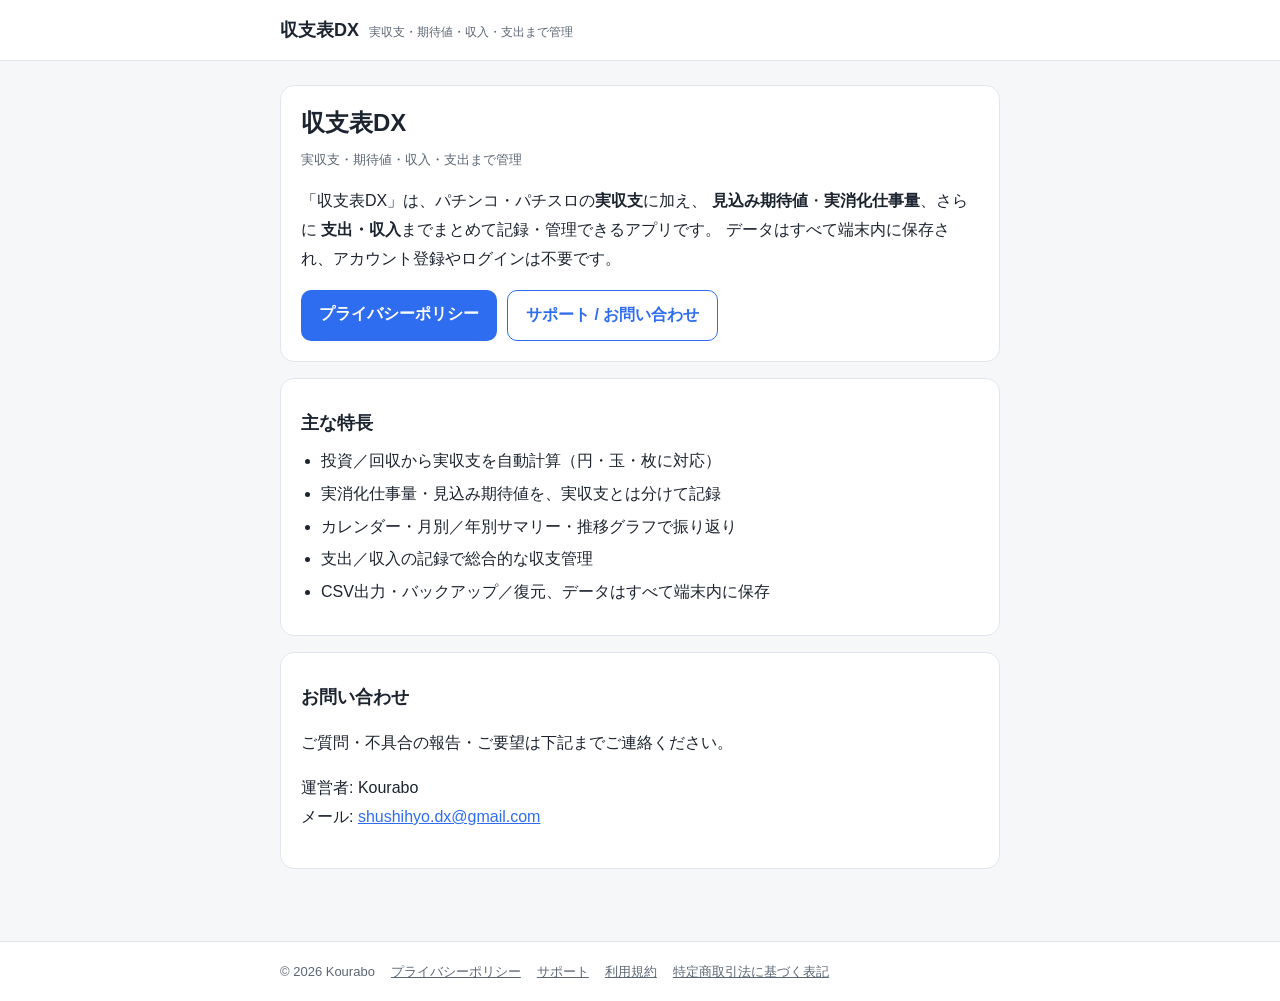
<file: index.html>
<!DOCTYPE html>
<html lang="ja">
<head>
  <meta charset="UTF-8">
  <meta name="viewport" content="width=device-width, initial-scale=1">
  <title>収支表DX</title>
  <meta name="description" content="収支表DX — 実収支・期待値・収入・支出まで管理。パチンコ・パチスロの収支管理アプリの公式サイト（プライバシーポリシー／サポート）。">
  <link rel="stylesheet" href="style.css">
</head>
<body>
  <header class="site-header">
    <div class="inner">
      <a class="brand" href="index.html">収支表DX</a>
      <span class="tagline">実収支・期待値・収入・支出まで管理</span>
    </div>
  </header>

  <main>
    <div class="card">
      <h1>収支表DX</h1>
      <p class="meta">実収支・期待値・収入・支出まで管理</p>
      <p>
        「収支表DX」は、パチンコ・パチスロの<strong>実収支</strong>に加え、
        <strong>見込み期待値</strong>・<strong>実消化仕事量</strong>、さらに
        <strong>支出・収入</strong>までまとめて記録・管理できるアプリです。
        データはすべて端末内に保存され、アカウント登録やログインは不要です。
      </p>
      <div class="btnrow">
        <a class="btn" href="privacy.html">プライバシーポリシー</a>
        <a class="btn secondary" href="support.html">サポート / お問い合わせ</a>
      </div>
    </div>

    <div class="card">
      <h2>主な特長</h2>
      <ul>
        <li>投資／回収から実収支を自動計算（円・玉・枚に対応）</li>
        <li>実消化仕事量・見込み期待値を、実収支とは分けて記録</li>
        <li>カレンダー・月別／年別サマリー・推移グラフで振り返り</li>
        <li>支出／収入の記録で総合的な収支管理</li>
        <li>CSV出力・バックアップ／復元、データはすべて端末内に保存</li>
      </ul>
    </div>

    <div class="card">
      <h2>お問い合わせ</h2>
      <p>ご質問・不具合の報告・ご要望は下記までご連絡ください。</p>
      <p>運営者: Kourabo<br>
        メール: <a href="mailto:shushihyo.dx@gmail.com">shushihyo.dx@gmail.com</a></p>
    </div>
  </main>

  <footer class="site-footer">
    <div class="inner">
      <span>© 2026 Kourabo</span>
      <a href="privacy.html">プライバシーポリシー</a>
      <a href="support.html">サポート</a>
      <a href="terms.html">利用規約</a>
      <a href="tokushoho.html">特定商取引法に基づく表記</a>
    </div>
  </footer>
</body>
</html>
</file>
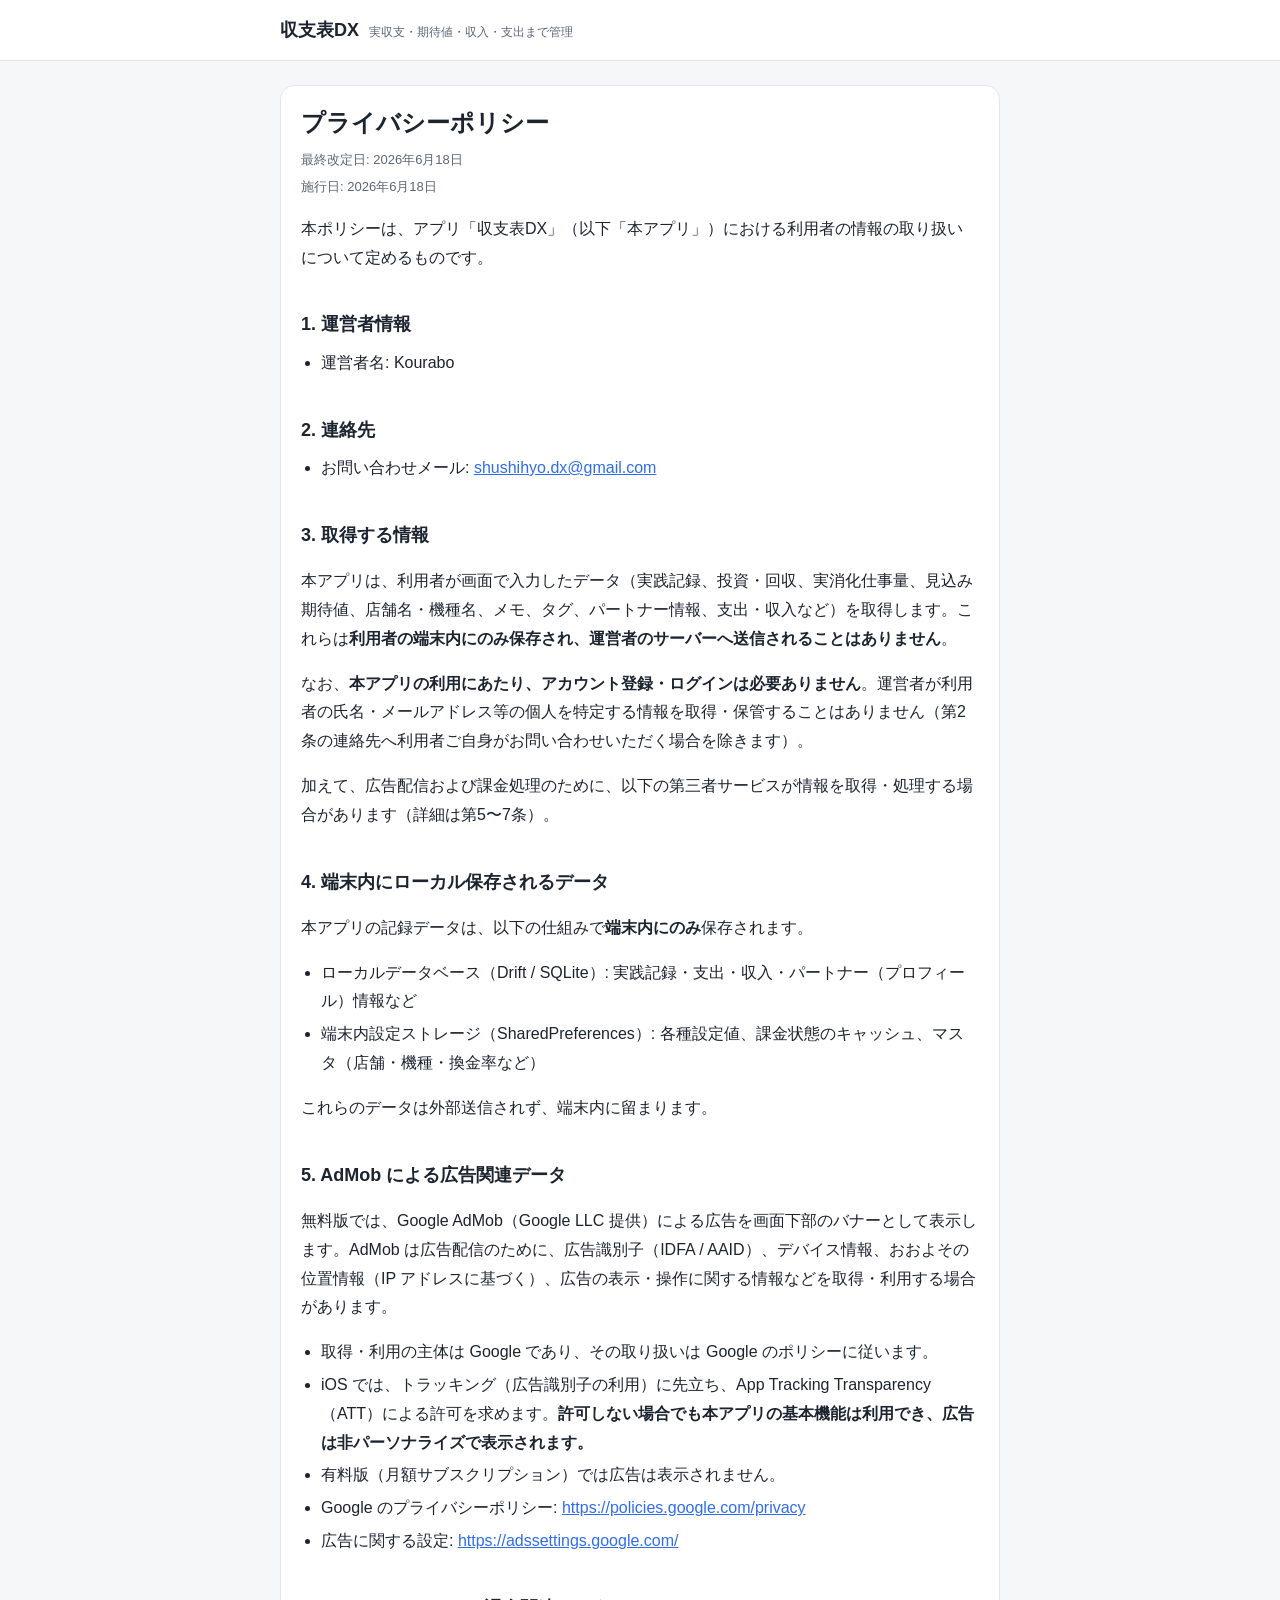
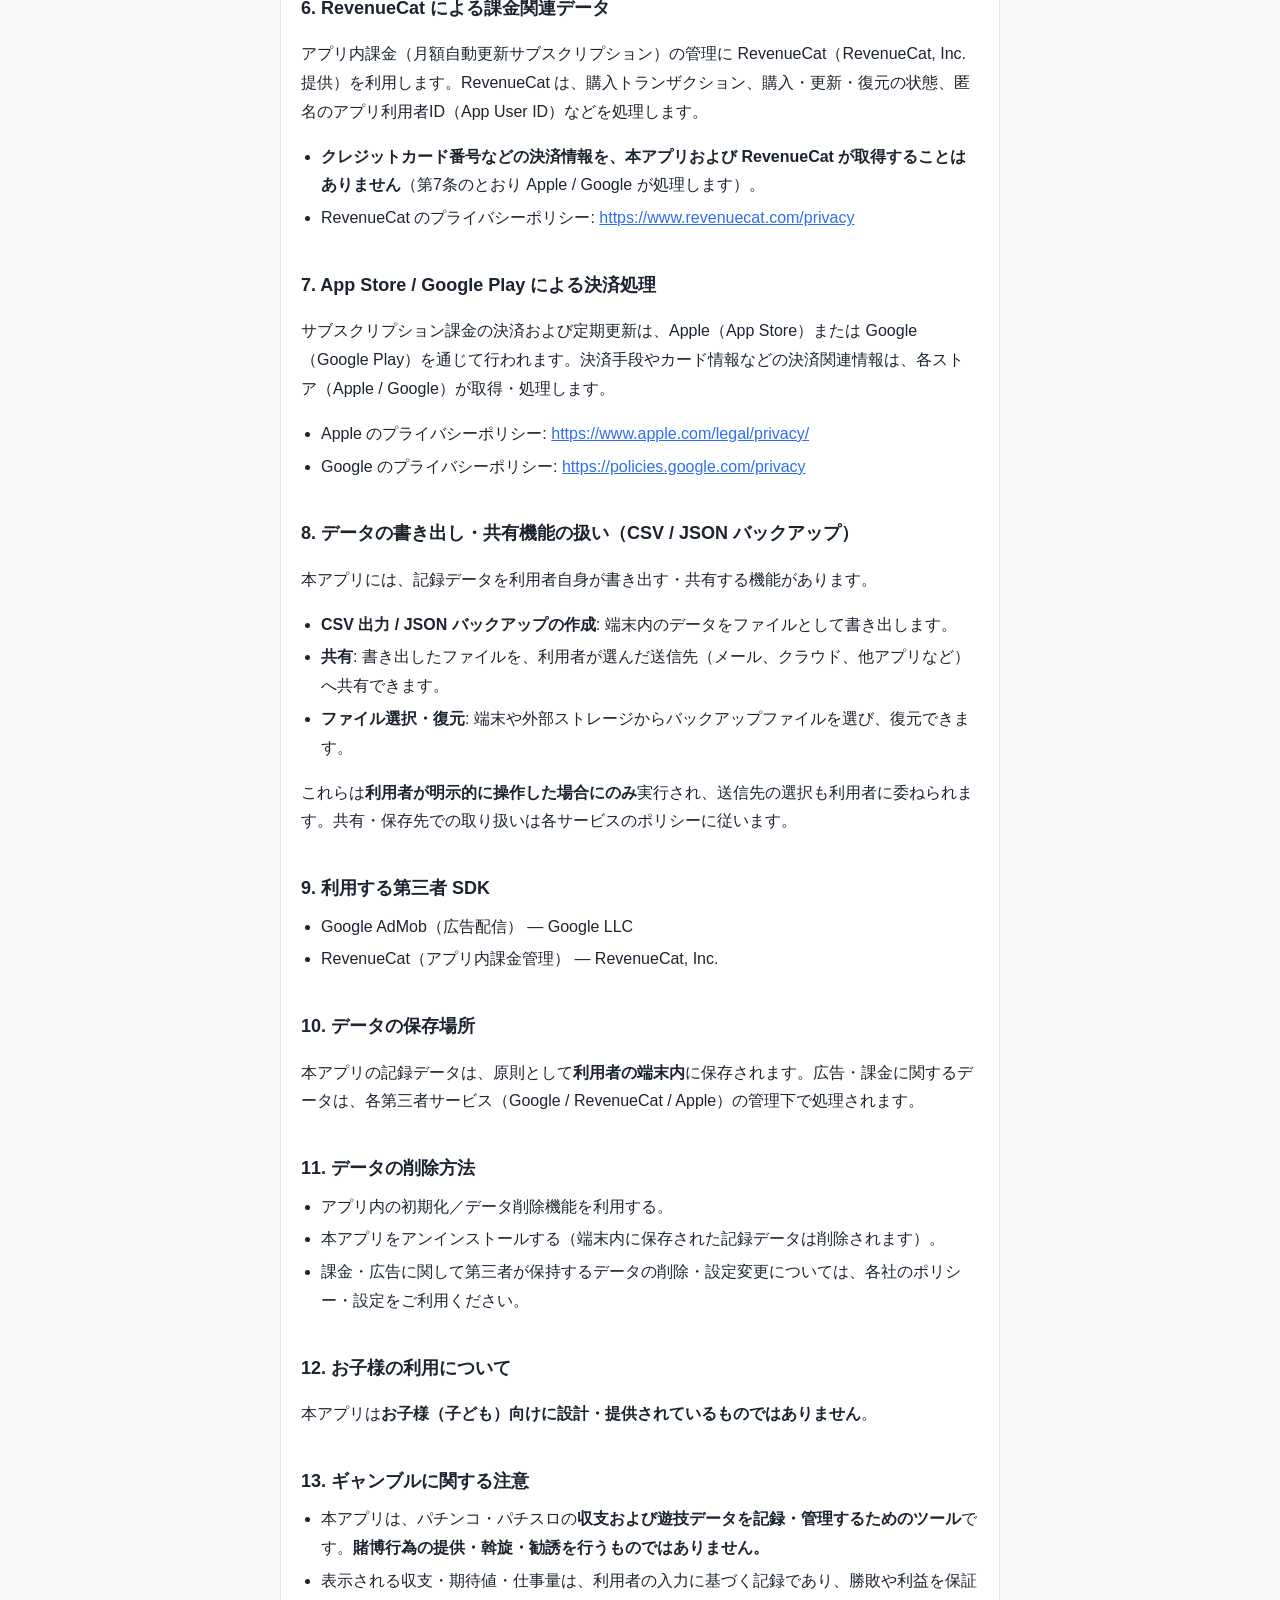
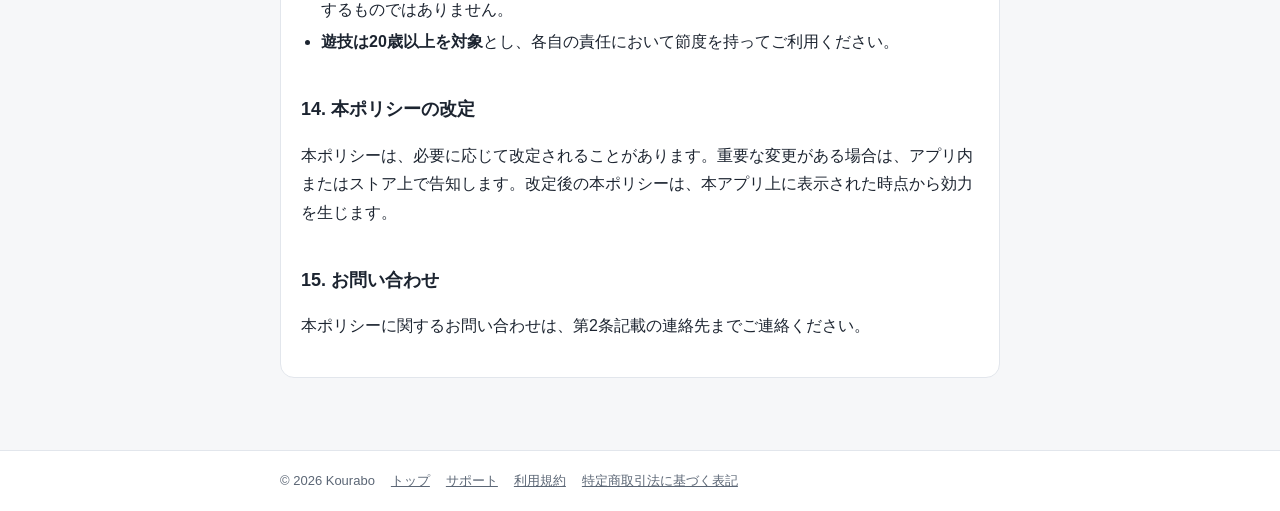
<file: privacy.html>
<!DOCTYPE html>
<html lang="ja">
<head>
  <meta charset="UTF-8">
  <meta name="viewport" content="width=device-width, initial-scale=1">
  <title>プライバシーポリシー｜収支表DX</title>
  <meta name="description" content="収支表DX のプライバシーポリシー。取得する情報、端末内保存、AdMob・RevenueCat・決済・データ削除について。">
  <link rel="stylesheet" href="style.css">
</head>
<body>
  <header class="site-header">
    <div class="inner">
      <a class="brand" href="index.html">収支表DX</a>
      <span class="tagline">実収支・期待値・収入・支出まで管理</span>
    </div>
  </header>

  <main>
    <div class="card">
      <h1>プライバシーポリシー</h1>
      <p class="meta">最終改定日: 2026年6月18日</p>
      <p class="meta">施行日: 2026年6月18日</p>
      <p>本ポリシーは、アプリ「収支表DX」（以下「本アプリ」）における利用者の情報の取り扱いについて定めるものです。</p>

      <h2>1. 運営者情報</h2>
      <ul>
        <li>運営者名: Kourabo</li>
      </ul>

      <h2>2. 連絡先</h2>
      <ul>
        <li>お問い合わせメール: <a href="mailto:shushihyo.dx@gmail.com">shushihyo.dx@gmail.com</a></li>
      </ul>

      <h2>3. 取得する情報</h2>
      <p>本アプリは、利用者が画面で入力したデータ（実践記録、投資・回収、実消化仕事量、見込み期待値、店舗名・機種名、メモ、タグ、パートナー情報、支出・収入など）を取得します。これらは<strong>利用者の端末内にのみ保存され、運営者のサーバーへ送信されることはありません</strong>。</p>
      <p>なお、<strong>本アプリの利用にあたり、アカウント登録・ログインは必要ありません</strong>。運営者が利用者の氏名・メールアドレス等の個人を特定する情報を取得・保管することはありません（第2条の連絡先へ利用者ご自身がお問い合わせいただく場合を除きます）。</p>
      <p>加えて、広告配信および課金処理のために、以下の第三者サービスが情報を取得・処理する場合があります（詳細は第5〜7条）。</p>

      <h2>4. 端末内にローカル保存されるデータ</h2>
      <p>本アプリの記録データは、以下の仕組みで<strong>端末内にのみ</strong>保存されます。</p>
      <ul>
        <li>ローカルデータベース（Drift / SQLite）: 実践記録・支出・収入・パートナー（プロフィール）情報など</li>
        <li>端末内設定ストレージ（SharedPreferences）: 各種設定値、課金状態のキャッシュ、マスタ（店舗・機種・換金率など）</li>
      </ul>
      <p>これらのデータは外部送信されず、端末内に留まります。</p>

      <h2>5. AdMob による広告関連データ</h2>
      <p>無料版では、Google AdMob（Google LLC 提供）による広告を画面下部のバナーとして表示します。AdMob は広告配信のために、広告識別子（IDFA / AAID）、デバイス情報、おおよその位置情報（IP アドレスに基づく）、広告の表示・操作に関する情報などを取得・利用する場合があります。</p>
      <ul>
        <li>取得・利用の主体は Google であり、その取り扱いは Google のポリシーに従います。</li>
        <li>iOS では、トラッキング（広告識別子の利用）に先立ち、App Tracking Transparency（ATT）による許可を求めます。<strong>許可しない場合でも本アプリの基本機能は利用でき、広告は非パーソナライズで表示されます。</strong></li>
        <li>有料版（月額サブスクリプション）では広告は表示されません。</li>
        <li>Google のプライバシーポリシー: <a href="https://policies.google.com/privacy" target="_blank" rel="noopener">https://policies.google.com/privacy</a></li>
        <li>広告に関する設定: <a href="https://adssettings.google.com/" target="_blank" rel="noopener">https://adssettings.google.com/</a></li>
      </ul>

      <h2>6. RevenueCat による課金関連データ</h2>
      <p>アプリ内課金（月額自動更新サブスクリプション）の管理に RevenueCat（RevenueCat, Inc. 提供）を利用します。RevenueCat は、購入トランザクション、購入・更新・復元の状態、匿名のアプリ利用者ID（App User ID）などを処理します。</p>
      <ul>
        <li><strong>クレジットカード番号などの決済情報を、本アプリおよび RevenueCat が取得することはありません</strong>（第7条のとおり Apple / Google が処理します）。</li>
        <li>RevenueCat のプライバシーポリシー: <a href="https://www.revenuecat.com/privacy" target="_blank" rel="noopener">https://www.revenuecat.com/privacy</a></li>
      </ul>

      <h2>7. App Store / Google Play による決済処理</h2>
      <p>サブスクリプション課金の決済および定期更新は、Apple（App Store）または Google（Google Play）を通じて行われます。決済手段やカード情報などの決済関連情報は、各ストア（Apple / Google）が取得・処理します。</p>
      <ul>
        <li>Apple のプライバシーポリシー: <a href="https://www.apple.com/legal/privacy/" target="_blank" rel="noopener">https://www.apple.com/legal/privacy/</a></li>
        <li>Google のプライバシーポリシー: <a href="https://policies.google.com/privacy" target="_blank" rel="noopener">https://policies.google.com/privacy</a></li>
      </ul>

      <h2>8. データの書き出し・共有機能の扱い（CSV / JSON バックアップ）</h2>
      <p>本アプリには、記録データを利用者自身が書き出す・共有する機能があります。</p>
      <ul>
        <li><strong>CSV 出力 / JSON バックアップの作成</strong>: 端末内のデータをファイルとして書き出します。</li>
        <li><strong>共有</strong>: 書き出したファイルを、利用者が選んだ送信先（メール、クラウド、他アプリなど）へ共有できます。</li>
        <li><strong>ファイル選択・復元</strong>: 端末や外部ストレージからバックアップファイルを選び、復元できます。</li>
      </ul>
      <p>これらは<strong>利用者が明示的に操作した場合にのみ</strong>実行され、送信先の選択も利用者に委ねられます。共有・保存先での取り扱いは各サービスのポリシーに従います。</p>

      <h2>9. 利用する第三者 SDK</h2>
      <ul>
        <li>Google AdMob（広告配信） — Google LLC</li>
        <li>RevenueCat（アプリ内課金管理） — RevenueCat, Inc.</li>
      </ul>

      <h2>10. データの保存場所</h2>
      <p>本アプリの記録データは、原則として<strong>利用者の端末内</strong>に保存されます。広告・課金に関するデータは、各第三者サービス（Google / RevenueCat / Apple）の管理下で処理されます。</p>

      <h2>11. データの削除方法</h2>
      <ul>
        <li>アプリ内の初期化／データ削除機能を利用する。</li>
        <li>本アプリをアンインストールする（端末内に保存された記録データは削除されます）。</li>
        <li>課金・広告に関して第三者が保持するデータの削除・設定変更については、各社のポリシー・設定をご利用ください。</li>
      </ul>

      <h2>12. お子様の利用について</h2>
      <p>本アプリは<strong>お子様（子ども）向けに設計・提供されているものではありません</strong>。</p>

      <h2>13. ギャンブルに関する注意</h2>
      <ul>
        <li>本アプリは、パチンコ・パチスロの<strong>収支および遊技データを記録・管理するためのツール</strong>です。<strong>賭博行為の提供・斡旋・勧誘を行うものではありません。</strong></li>
        <li>表示される収支・期待値・仕事量は、利用者の入力に基づく記録であり、勝敗や利益を保証するものではありません。</li>
        <li><strong>遊技は20歳以上を対象</strong>とし、各自の責任において節度を持ってご利用ください。</li>
      </ul>

      <h2>14. 本ポリシーの改定</h2>
      <p>本ポリシーは、必要に応じて改定されることがあります。重要な変更がある場合は、アプリ内またはストア上で告知します。改定後の本ポリシーは、本アプリ上に表示された時点から効力を生じます。</p>

      <h2>15. お問い合わせ</h2>
      <p>本ポリシーに関するお問い合わせは、第2条記載の連絡先までご連絡ください。</p>
    </div>
  </main>

  <footer class="site-footer">
    <div class="inner">
      <span>© 2026 Kourabo</span>
      <a href="index.html">トップ</a>
      <a href="support.html">サポート</a>
      <a href="terms.html">利用規約</a>
      <a href="tokushoho.html">特定商取引法に基づく表記</a>
    </div>
  </footer>
</body>
</html>
</file>
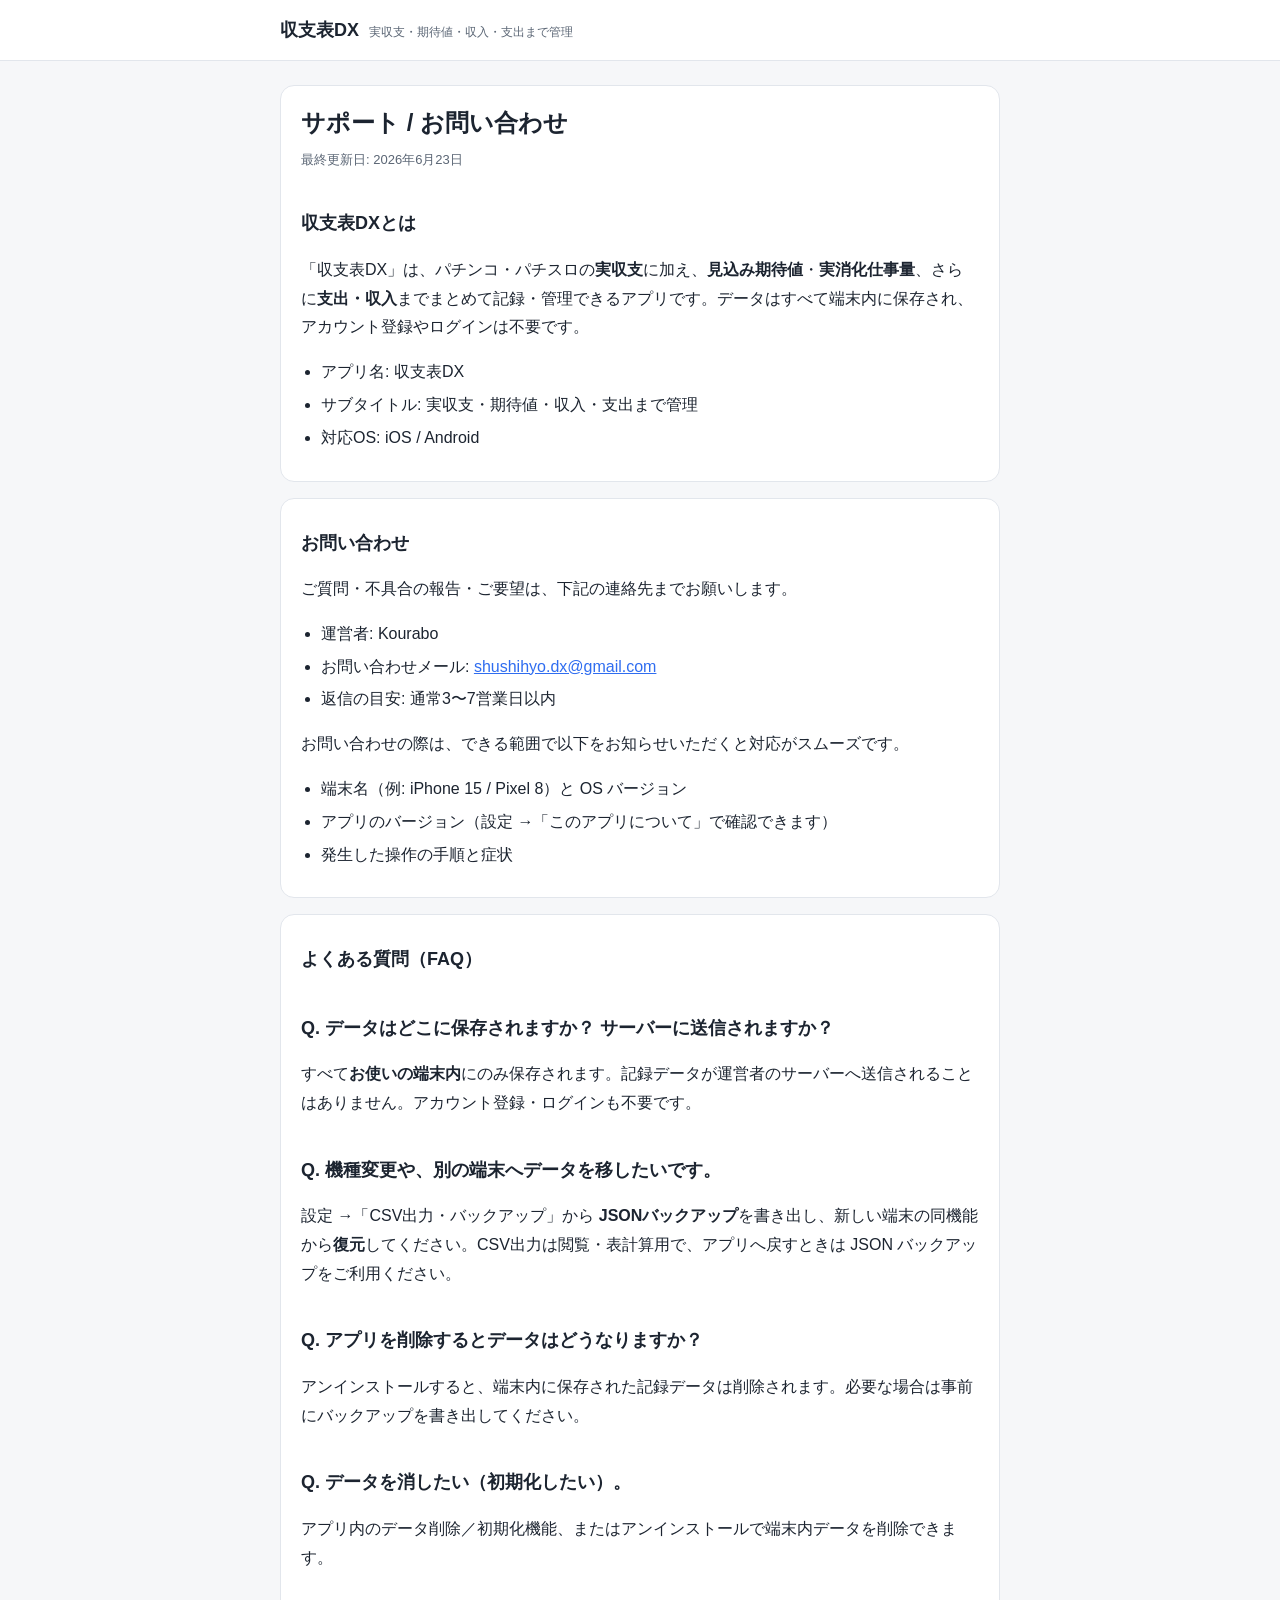
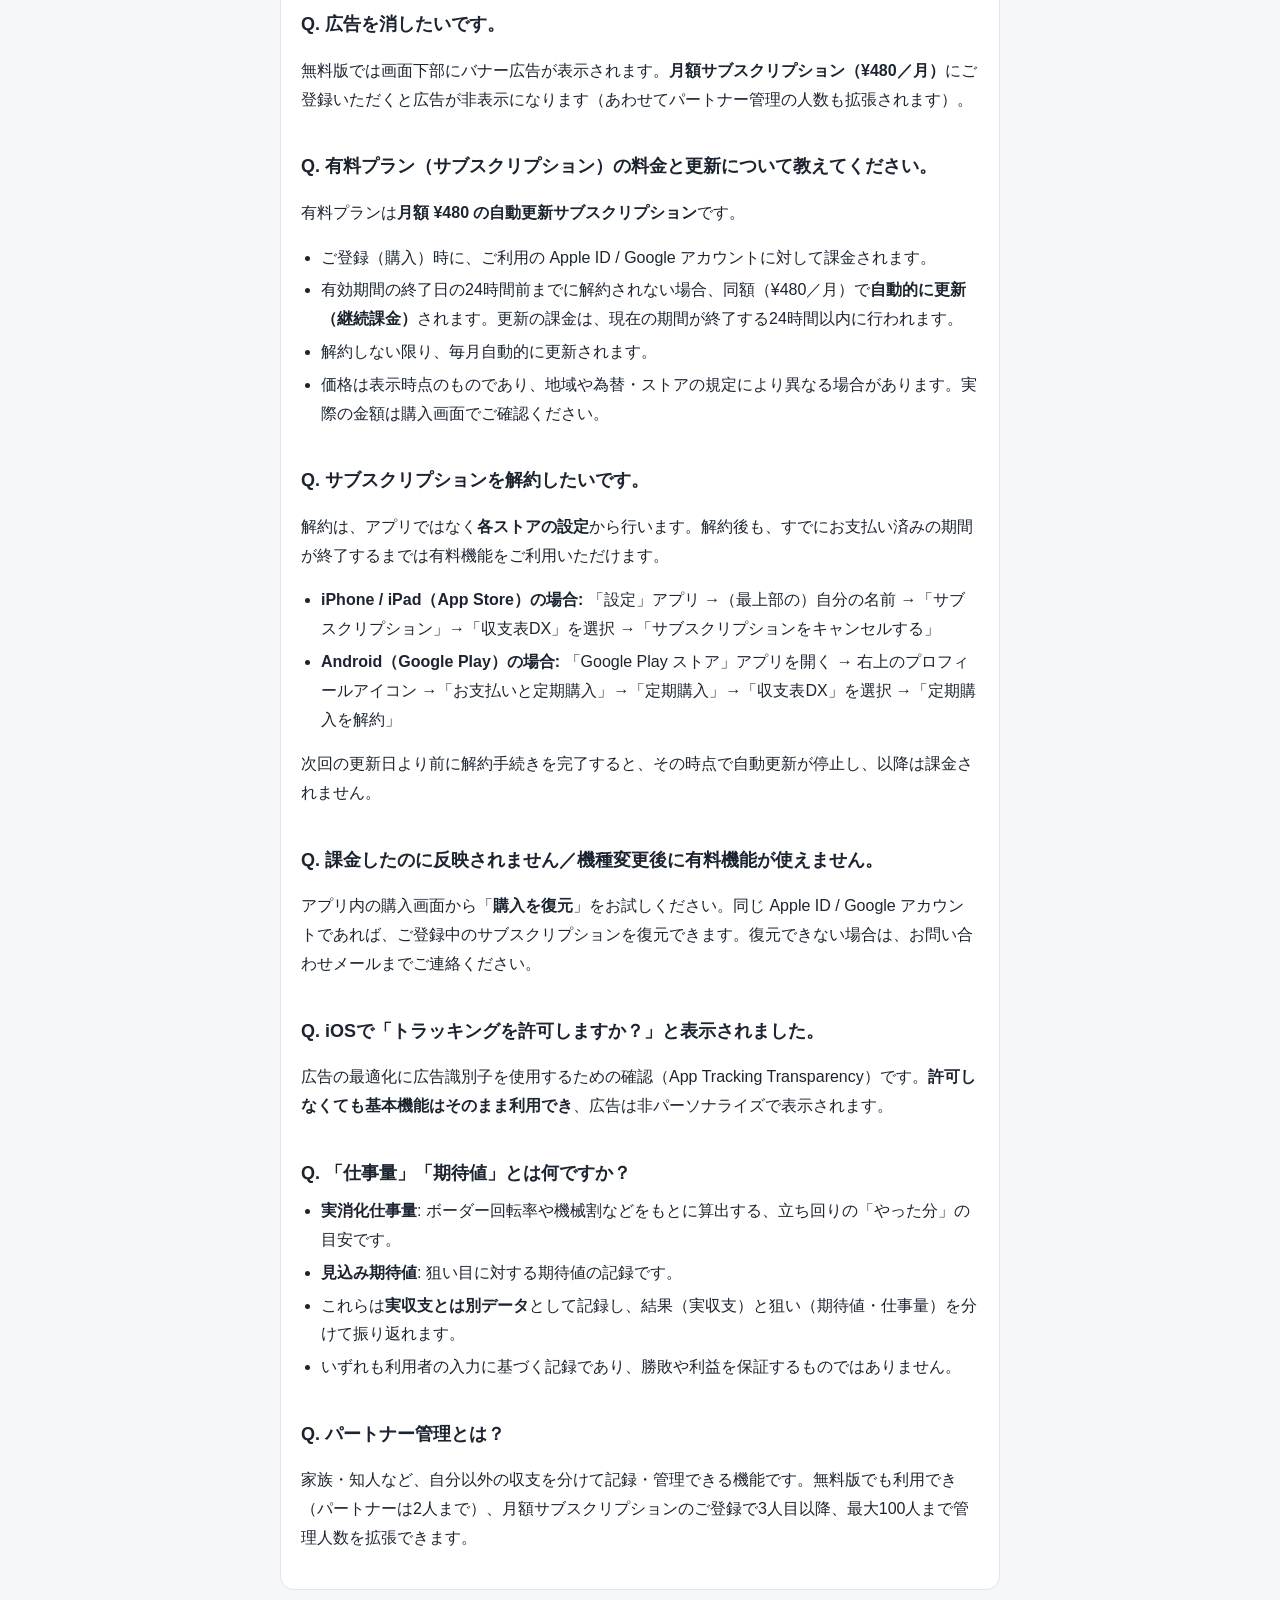
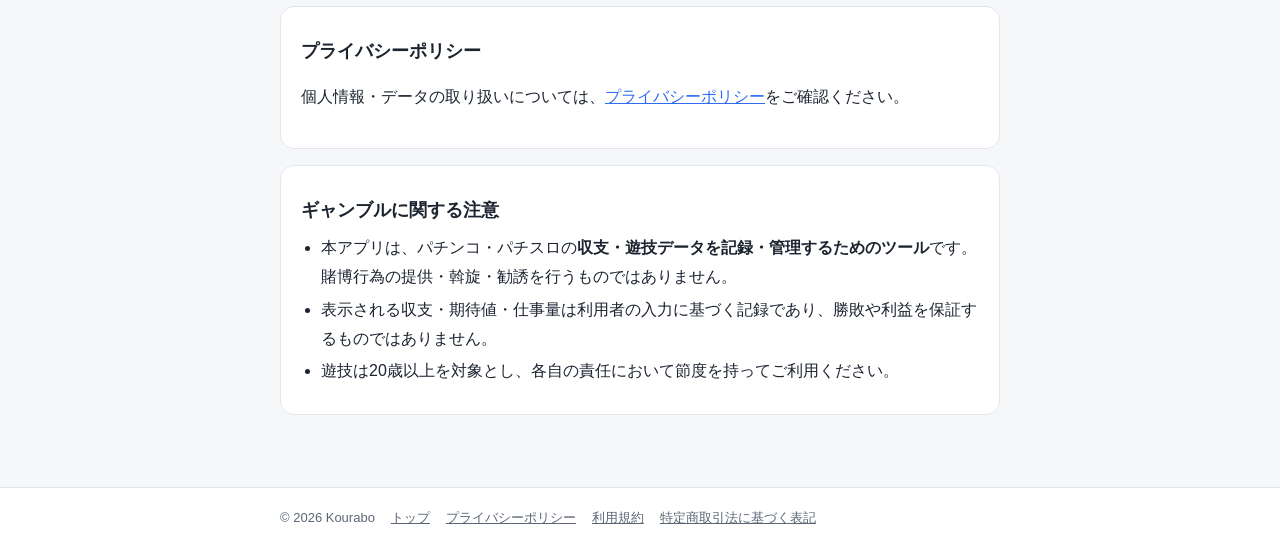
<file: support.html>
<!DOCTYPE html>
<html lang="ja">
<head>
  <meta charset="UTF-8">
  <meta name="viewport" content="width=device-width, initial-scale=1">
  <title>サポート / お問い合わせ｜収支表DX</title>
  <meta name="description" content="収支表DX のサポートページ。よくある質問（データ保存・バックアップ移行・購入の復元・データ削除）とお問い合わせ先。">
  <link rel="stylesheet" href="style.css">
</head>
<body>
  <header class="site-header">
    <div class="inner">
      <a class="brand" href="index.html">収支表DX</a>
      <span class="tagline">実収支・期待値・収入・支出まで管理</span>
    </div>
  </header>

  <main>
    <div class="card">
      <h1>サポート / お問い合わせ</h1>
      <p class="meta">最終更新日: 2026年6月23日</p>

      <h2>収支表DXとは</h2>
      <p>「収支表DX」は、パチンコ・パチスロの<strong>実収支</strong>に加え、<strong>見込み期待値</strong>・<strong>実消化仕事量</strong>、さらに<strong>支出・収入</strong>までまとめて記録・管理できるアプリです。データはすべて端末内に保存され、アカウント登録やログインは不要です。</p>
      <ul>
        <li>アプリ名: 収支表DX</li>
        <li>サブタイトル: 実収支・期待値・収入・支出まで管理</li>
        <li>対応OS: iOS / Android</li>
      </ul>
    </div>

    <div class="card">
      <h2>お問い合わせ</h2>
      <p>ご質問・不具合の報告・ご要望は、下記の連絡先までお願いします。</p>
      <ul>
        <li>運営者: Kourabo</li>
        <li>お問い合わせメール: <a href="mailto:shushihyo.dx@gmail.com">shushihyo.dx@gmail.com</a></li>
        <li>返信の目安: 通常3〜7営業日以内</li>
      </ul>
      <p>お問い合わせの際は、できる範囲で以下をお知らせいただくと対応がスムーズです。</p>
      <ul>
        <li>端末名（例: iPhone 15 / Pixel 8）と OS バージョン</li>
        <li>アプリのバージョン（設定 →「このアプリについて」で確認できます）</li>
        <li>発生した操作の手順と症状</li>
      </ul>
    </div>

    <div class="card">
      <h2>よくある質問（FAQ）</h2>

      <h2>Q. データはどこに保存されますか？ サーバーに送信されますか？</h2>
      <p>すべて<strong>お使いの端末内</strong>にのみ保存されます。記録データが運営者のサーバーへ送信されることはありません。アカウント登録・ログインも不要です。</p>

      <h2>Q. 機種変更や、別の端末へデータを移したいです。</h2>
      <p>設定 →「CSV出力・バックアップ」から <strong>JSONバックアップ</strong>を書き出し、新しい端末の同機能から<strong>復元</strong>してください。CSV出力は閲覧・表計算用で、アプリへ戻すときは JSON バックアップをご利用ください。</p>

      <h2>Q. アプリを削除するとデータはどうなりますか？</h2>
      <p>アンインストールすると、端末内に保存された記録データは削除されます。必要な場合は事前にバックアップを書き出してください。</p>

      <h2>Q. データを消したい（初期化したい）。</h2>
      <p>アプリ内のデータ削除／初期化機能、またはアンインストールで端末内データを削除できます。</p>

      <h2>Q. 広告を消したいです。</h2>
      <p>無料版では画面下部にバナー広告が表示されます。<strong>月額サブスクリプション（¥480／月）</strong>にご登録いただくと広告が非表示になります（あわせてパートナー管理の人数も拡張されます）。</p>

      <h2>Q. 有料プラン（サブスクリプション）の料金と更新について教えてください。</h2>
      <p>有料プランは<strong>月額 ¥480 の自動更新サブスクリプション</strong>です。</p>
      <ul>
        <li>ご登録（購入）時に、ご利用の Apple ID / Google アカウントに対して課金されます。</li>
        <li>有効期間の終了日の24時間前までに解約されない場合、同額（¥480／月）で<strong>自動的に更新（継続課金）</strong>されます。更新の課金は、現在の期間が終了する24時間以内に行われます。</li>
        <li>解約しない限り、毎月自動的に更新されます。</li>
        <li>価格は表示時点のものであり、地域や為替・ストアの規定により異なる場合があります。実際の金額は購入画面でご確認ください。</li>
      </ul>

      <h2>Q. サブスクリプションを解約したいです。</h2>
      <p>解約は、アプリではなく<strong>各ストアの設定</strong>から行います。解約後も、すでにお支払い済みの期間が終了するまでは有料機能をご利用いただけます。</p>
      <ul>
        <li><strong>iPhone / iPad（App Store）の場合:</strong> 「設定」アプリ →（最上部の）自分の名前 →「サブスクリプション」→「収支表DX」を選択 →「サブスクリプションをキャンセルする」</li>
        <li><strong>Android（Google Play）の場合:</strong> 「Google Play ストア」アプリを開く → 右上のプロフィールアイコン →「お支払いと定期購入」→「定期購入」→「収支表DX」を選択 →「定期購入を解約」</li>
      </ul>
      <p>次回の更新日より前に解約手続きを完了すると、その時点で自動更新が停止し、以降は課金されません。</p>

      <h2>Q. 課金したのに反映されません／機種変更後に有料機能が使えません。</h2>
      <p>アプリ内の購入画面から「<strong>購入を復元</strong>」をお試しください。同じ Apple ID / Google アカウントであれば、ご登録中のサブスクリプションを復元できます。復元できない場合は、お問い合わせメールまでご連絡ください。</p>

      <h2>Q. iOSで「トラッキングを許可しますか？」と表示されました。</h2>
      <p>広告の最適化に広告識別子を使用するための確認（App Tracking Transparency）です。<strong>許可しなくても基本機能はそのまま利用でき</strong>、広告は非パーソナライズで表示されます。</p>

      <h2>Q. 「仕事量」「期待値」とは何ですか？</h2>
      <ul>
        <li><strong>実消化仕事量</strong>: ボーダー回転率や機械割などをもとに算出する、立ち回りの「やった分」の目安です。</li>
        <li><strong>見込み期待値</strong>: 狙い目に対する期待値の記録です。</li>
        <li>これらは<strong>実収支とは別データ</strong>として記録し、結果（実収支）と狙い（期待値・仕事量）を分けて振り返れます。</li>
        <li>いずれも利用者の入力に基づく記録であり、勝敗や利益を保証するものではありません。</li>
      </ul>

      <h2>Q. パートナー管理とは？</h2>
      <p>家族・知人など、自分以外の収支を分けて記録・管理できる機能です。無料版でも利用でき（パートナーは2人まで）、月額サブスクリプションのご登録で3人目以降、最大100人まで管理人数を拡張できます。</p>
    </div>

    <div class="card">
      <h2>プライバシーポリシー</h2>
      <p>個人情報・データの取り扱いについては、<a href="privacy.html">プライバシーポリシー</a>をご確認ください。</p>
    </div>

    <div class="card">
      <h2>ギャンブルに関する注意</h2>
      <ul>
        <li>本アプリは、パチンコ・パチスロの<strong>収支・遊技データを記録・管理するためのツール</strong>です。賭博行為の提供・斡旋・勧誘を行うものではありません。</li>
        <li>表示される収支・期待値・仕事量は利用者の入力に基づく記録であり、勝敗や利益を保証するものではありません。</li>
        <li>遊技は20歳以上を対象とし、各自の責任において節度を持ってご利用ください。</li>
      </ul>
    </div>
  </main>

  <footer class="site-footer">
    <div class="inner">
      <span>© 2026 Kourabo</span>
      <a href="index.html">トップ</a>
      <a href="privacy.html">プライバシーポリシー</a>
      <a href="terms.html">利用規約</a>
      <a href="tokushoho.html">特定商取引法に基づく表記</a>
    </div>
  </footer>
</body>
</html>
</file>
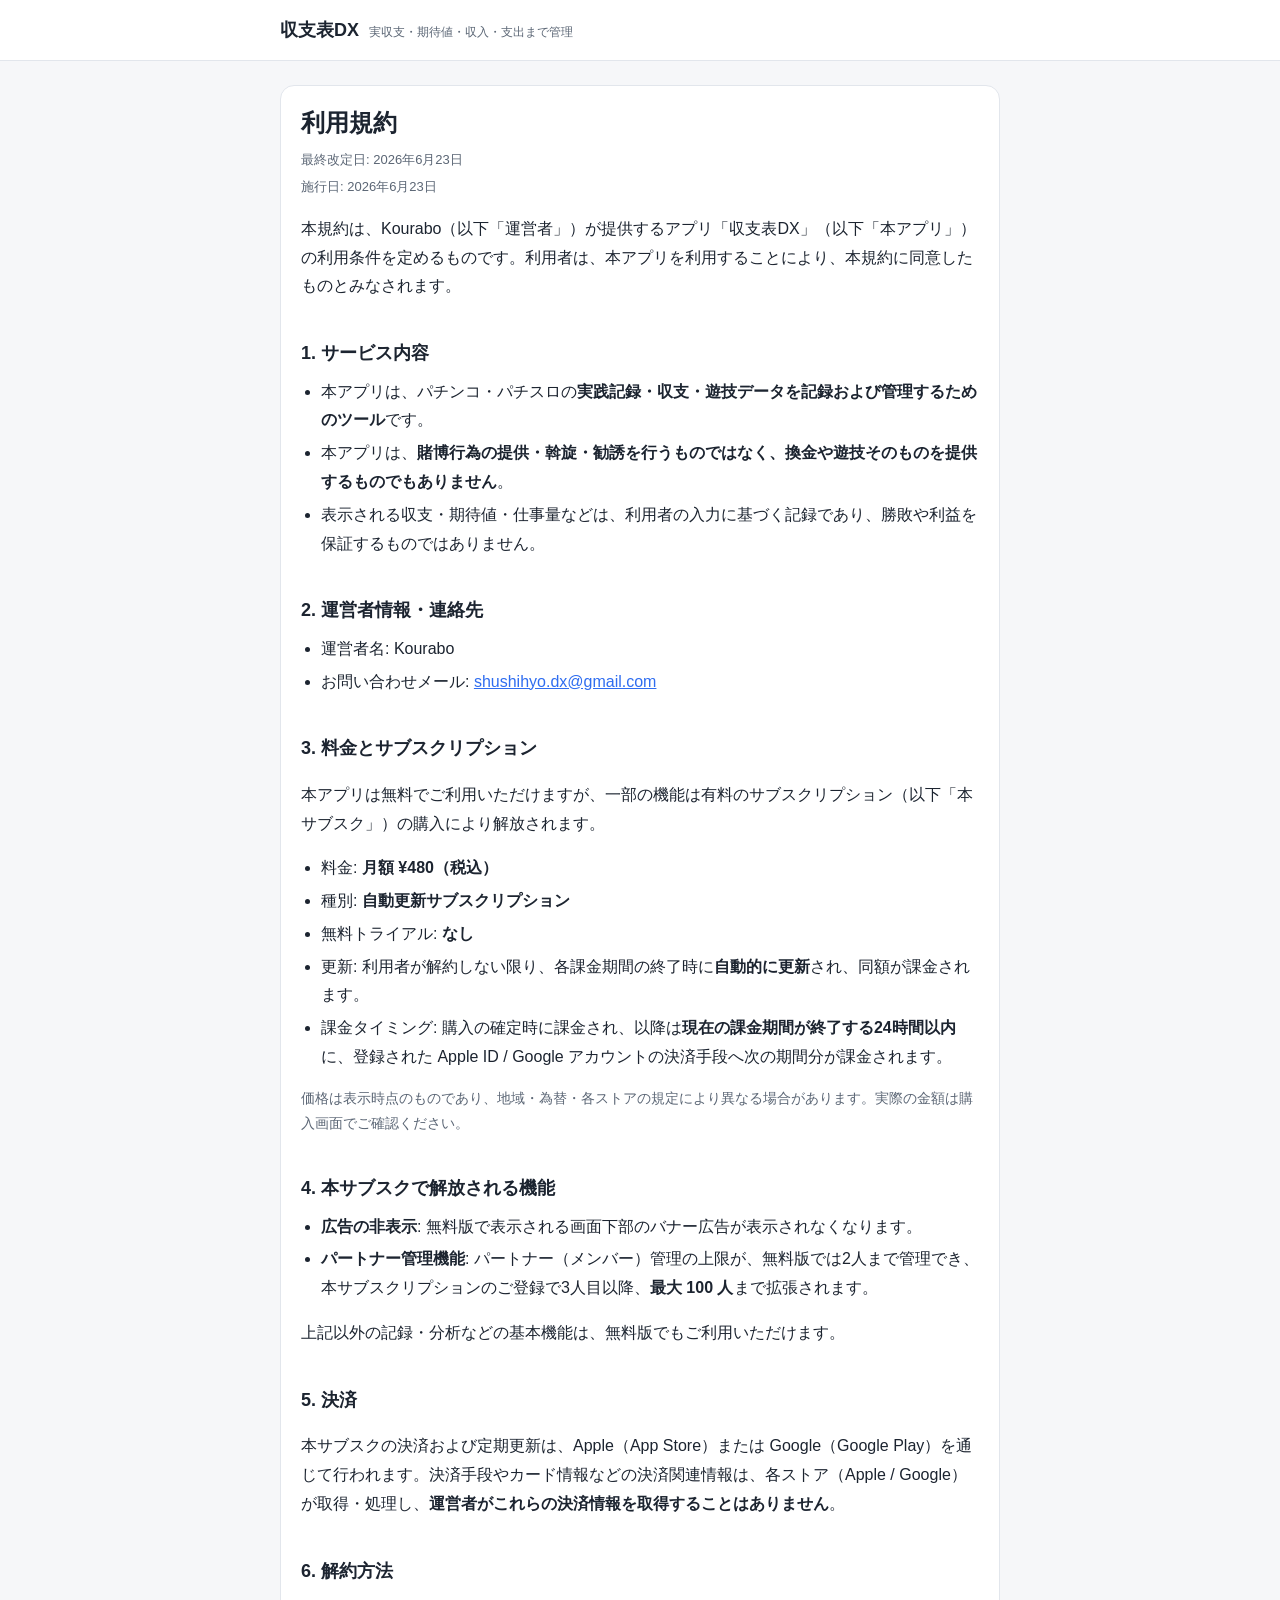
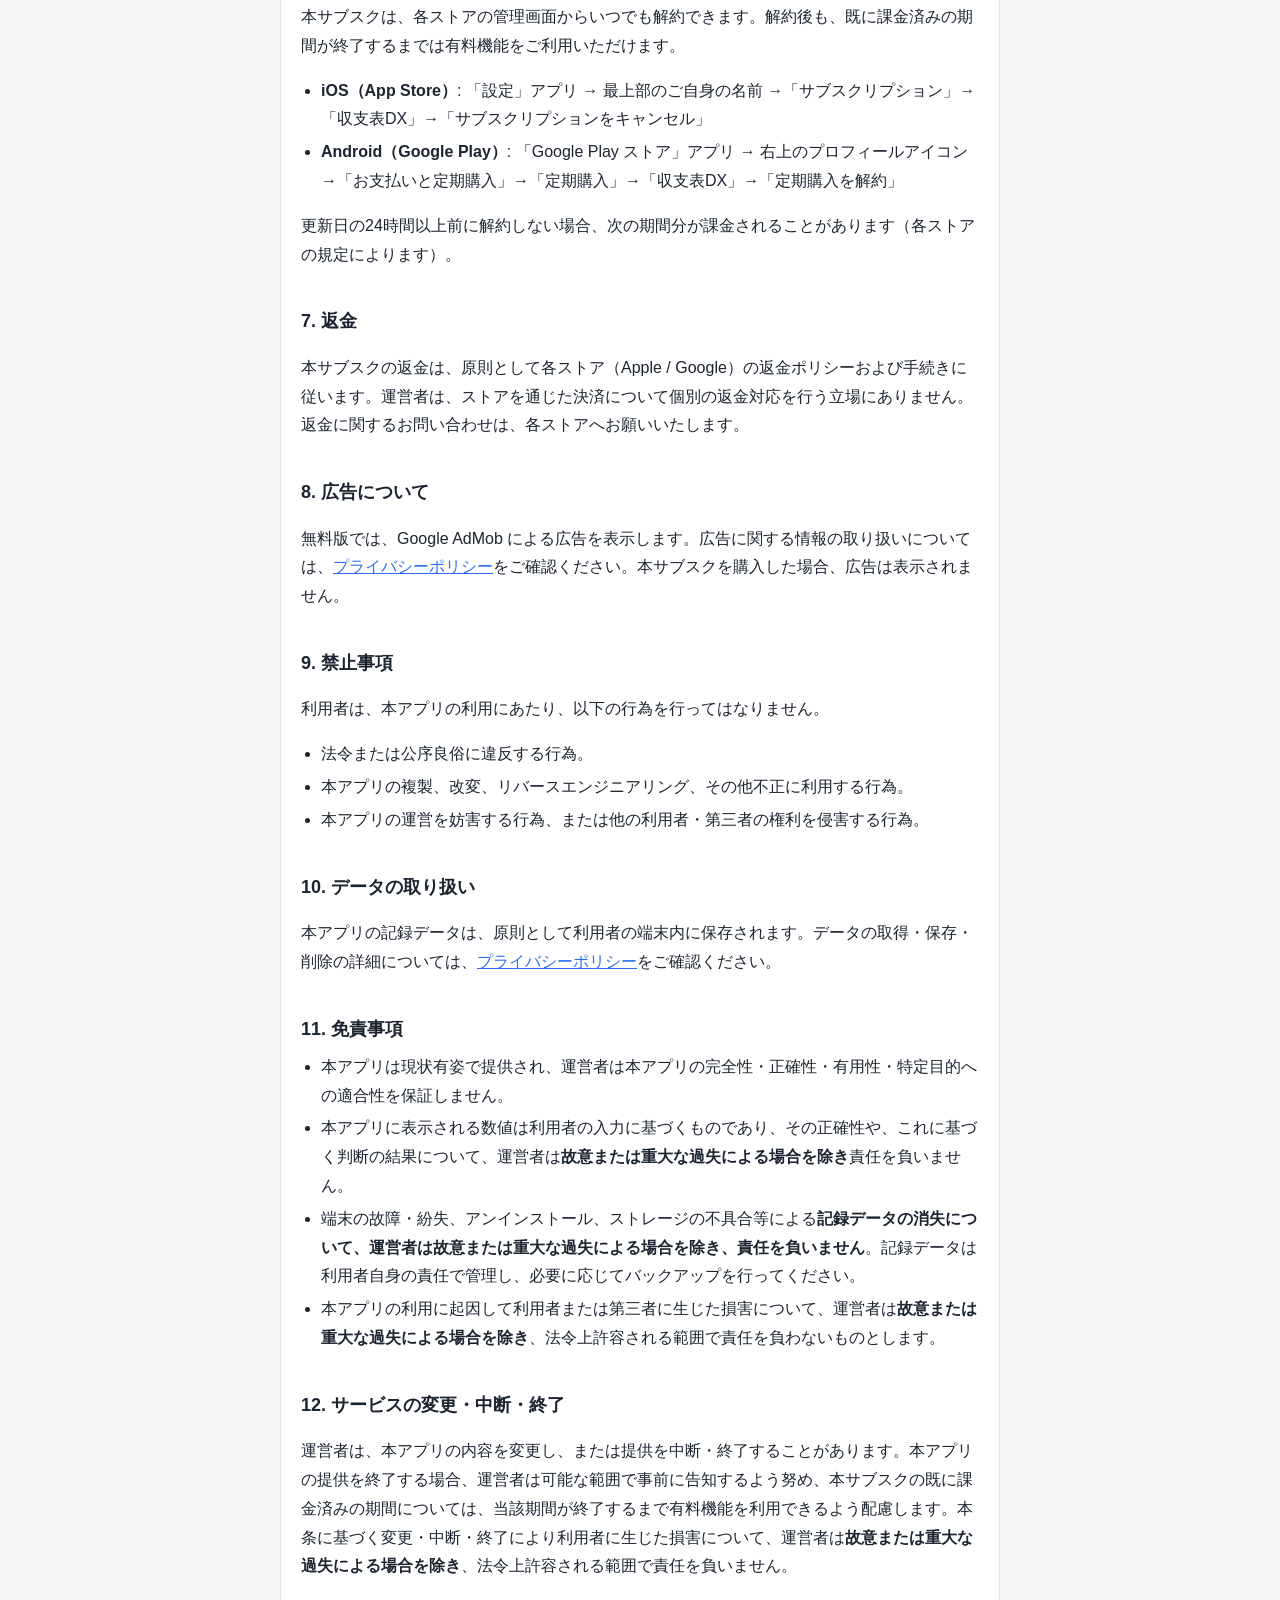
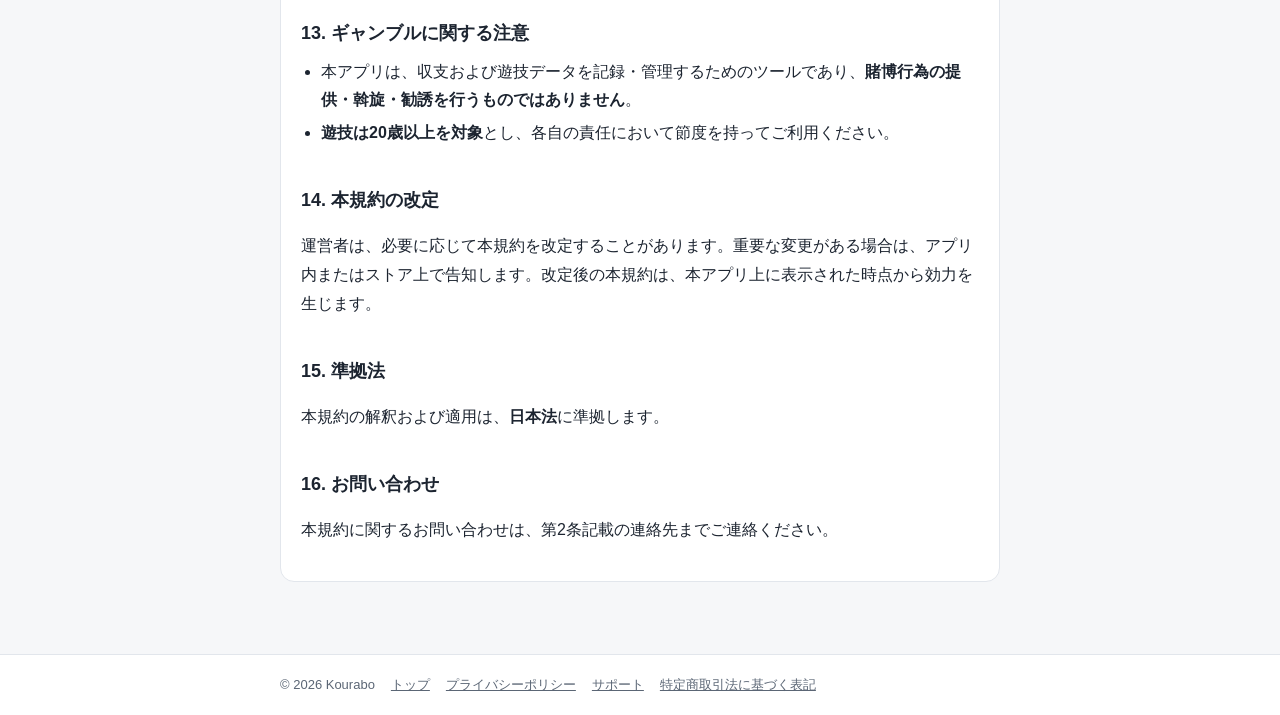
<file: terms.html>
<!DOCTYPE html>
<html lang="ja">
<head>
  <meta charset="UTF-8">
  <meta name="viewport" content="width=device-width, initial-scale=1">
  <title>利用規約｜収支表DX</title>
  <meta name="description" content="収支表DX の利用規約。サービス内容、月額サブスクリプションの課金条件、解約・返金、免責、準拠法について。">
  <link rel="stylesheet" href="style.css">
</head>
<body>
  <header class="site-header">
    <div class="inner">
      <a class="brand" href="index.html">収支表DX</a>
      <span class="tagline">実収支・期待値・収入・支出まで管理</span>
    </div>
  </header>

  <main>
    <div class="card">
      <h1>利用規約</h1>
      <p class="meta">最終改定日: 2026年6月23日</p>
      <p class="meta">施行日: 2026年6月23日</p>
      <p>本規約は、Kourabo（以下「運営者」）が提供するアプリ「収支表DX」（以下「本アプリ」）の利用条件を定めるものです。利用者は、本アプリを利用することにより、本規約に同意したものとみなされます。</p>

      <h2>1. サービス内容</h2>
      <ul>
        <li>本アプリは、パチンコ・パチスロの<strong>実践記録・収支・遊技データを記録および管理するためのツール</strong>です。</li>
        <li>本アプリは、<strong>賭博行為の提供・斡旋・勧誘を行うものではなく、換金や遊技そのものを提供するものでもありません</strong>。</li>
        <li>表示される収支・期待値・仕事量などは、利用者の入力に基づく記録であり、勝敗や利益を保証するものではありません。</li>
      </ul>

      <h2>2. 運営者情報・連絡先</h2>
      <ul>
        <li>運営者名: Kourabo</li>
        <li>お問い合わせメール: <a href="mailto:shushihyo.dx@gmail.com">shushihyo.dx@gmail.com</a></li>
      </ul>

      <h2>3. 料金とサブスクリプション</h2>
      <p>本アプリは無料でご利用いただけますが、一部の機能は有料のサブスクリプション（以下「本サブスク」）の購入により解放されます。</p>
      <ul>
        <li>料金: <strong>月額 ¥480（税込）</strong></li>
        <li>種別: <strong>自動更新サブスクリプション</strong></li>
        <li>無料トライアル: <strong>なし</strong></li>
        <li>更新: 利用者が解約しない限り、各課金期間の終了時に<strong>自動的に更新</strong>され、同額が課金されます。</li>
        <li>課金タイミング: 購入の確定時に課金され、以降は<strong>現在の課金期間が終了する24時間以内</strong>に、登録された Apple ID / Google アカウントの決済手段へ次の期間分が課金されます。</li>
      </ul>
      <p class="note">価格は表示時点のものであり、地域・為替・各ストアの規定により異なる場合があります。実際の金額は購入画面でご確認ください。</p>

      <h2>4. 本サブスクで解放される機能</h2>
      <ul>
        <li><strong>広告の非表示</strong>: 無料版で表示される画面下部のバナー広告が表示されなくなります。</li>
        <li><strong>パートナー管理機能</strong>: パートナー（メンバー）管理の上限が、無料版では2人まで管理でき、本サブスクリプションのご登録で3人目以降、<strong>最大 100 人</strong>まで拡張されます。</li>
      </ul>
      <p>上記以外の記録・分析などの基本機能は、無料版でもご利用いただけます。</p>

      <h2>5. 決済</h2>
      <p>本サブスクの決済および定期更新は、Apple（App Store）または Google（Google Play）を通じて行われます。決済手段やカード情報などの決済関連情報は、各ストア（Apple / Google）が取得・処理し、<strong>運営者がこれらの決済情報を取得することはありません</strong>。</p>

      <h2>6. 解約方法</h2>
      <p>本サブスクは、各ストアの管理画面からいつでも解約できます。解約後も、既に課金済みの期間が終了するまでは有料機能をご利用いただけます。</p>
      <ul>
        <li><strong>iOS（App Store）</strong>: 「設定」アプリ → 最上部のご自身の名前 →「サブスクリプション」→「収支表DX」→「サブスクリプションをキャンセル」</li>
        <li><strong>Android（Google Play）</strong>: 「Google Play ストア」アプリ → 右上のプロフィールアイコン →「お支払いと定期購入」→「定期購入」→「収支表DX」→「定期購入を解約」</li>
      </ul>
      <p>更新日の24時間以上前に解約しない場合、次の期間分が課金されることがあります（各ストアの規定によります）。</p>

      <h2>7. 返金</h2>
      <p>本サブスクの返金は、原則として各ストア（Apple / Google）の返金ポリシーおよび手続きに従います。運営者は、ストアを通じた決済について個別の返金対応を行う立場にありません。返金に関するお問い合わせは、各ストアへお願いいたします。</p>

      <h2>8. 広告について</h2>
      <p>無料版では、Google AdMob による広告を表示します。広告に関する情報の取り扱いについては、<a href="privacy.html">プライバシーポリシー</a>をご確認ください。本サブスクを購入した場合、広告は表示されません。</p>

      <h2>9. 禁止事項</h2>
      <p>利用者は、本アプリの利用にあたり、以下の行為を行ってはなりません。</p>
      <ul>
        <li>法令または公序良俗に違反する行為。</li>
        <li>本アプリの複製、改変、リバースエンジニアリング、その他不正に利用する行為。</li>
        <li>本アプリの運営を妨害する行為、または他の利用者・第三者の権利を侵害する行為。</li>
      </ul>

      <h2>10. データの取り扱い</h2>
      <p>本アプリの記録データは、原則として利用者の端末内に保存されます。データの取得・保存・削除の詳細については、<a href="privacy.html">プライバシーポリシー</a>をご確認ください。</p>

      <h2>11. 免責事項</h2>
      <ul>
        <li>本アプリは現状有姿で提供され、運営者は本アプリの完全性・正確性・有用性・特定目的への適合性を保証しません。</li>
        <li>本アプリに表示される数値は利用者の入力に基づくものであり、その正確性や、これに基づく判断の結果について、運営者は<strong>故意または重大な過失による場合を除き</strong>責任を負いません。</li>
        <li>端末の故障・紛失、アンインストール、ストレージの不具合等による<strong>記録データの消失について、運営者は故意または重大な過失による場合を除き、責任を負いません</strong>。記録データは利用者自身の責任で管理し、必要に応じてバックアップを行ってください。</li>
        <li>本アプリの利用に起因して利用者または第三者に生じた損害について、運営者は<strong>故意または重大な過失による場合を除き</strong>、法令上許容される範囲で責任を負わないものとします。</li>
      </ul>

      <h2>12. サービスの変更・中断・終了</h2>
      <p>運営者は、本アプリの内容を変更し、または提供を中断・終了することがあります。本アプリの提供を終了する場合、運営者は可能な範囲で事前に告知するよう努め、本サブスクの既に課金済みの期間については、当該期間が終了するまで有料機能を利用できるよう配慮します。本条に基づく変更・中断・終了により利用者に生じた損害について、運営者は<strong>故意または重大な過失による場合を除き</strong>、法令上許容される範囲で責任を負いません。</p>

      <h2>13. ギャンブルに関する注意</h2>
      <ul>
        <li>本アプリは、収支および遊技データを記録・管理するためのツールであり、<strong>賭博行為の提供・斡旋・勧誘を行うものではありません</strong>。</li>
        <li><strong>遊技は20歳以上を対象</strong>とし、各自の責任において節度を持ってご利用ください。</li>
      </ul>

      <h2>14. 本規約の改定</h2>
      <p>運営者は、必要に応じて本規約を改定することがあります。重要な変更がある場合は、アプリ内またはストア上で告知します。改定後の本規約は、本アプリ上に表示された時点から効力を生じます。</p>

      <h2>15. 準拠法</h2>
      <p>本規約の解釈および適用は、<strong>日本法</strong>に準拠します。</p>

      <h2>16. お問い合わせ</h2>
      <p>本規約に関するお問い合わせは、第2条記載の連絡先までご連絡ください。</p>
    </div>
  </main>

  <footer class="site-footer">
    <div class="inner">
      <span>© 2026 Kourabo</span>
      <a href="index.html">トップ</a>
      <a href="privacy.html">プライバシーポリシー</a>
      <a href="support.html">サポート</a>
      <a href="tokushoho.html">特定商取引法に基づく表記</a>
    </div>
  </footer>
</body>
</html>
</file>
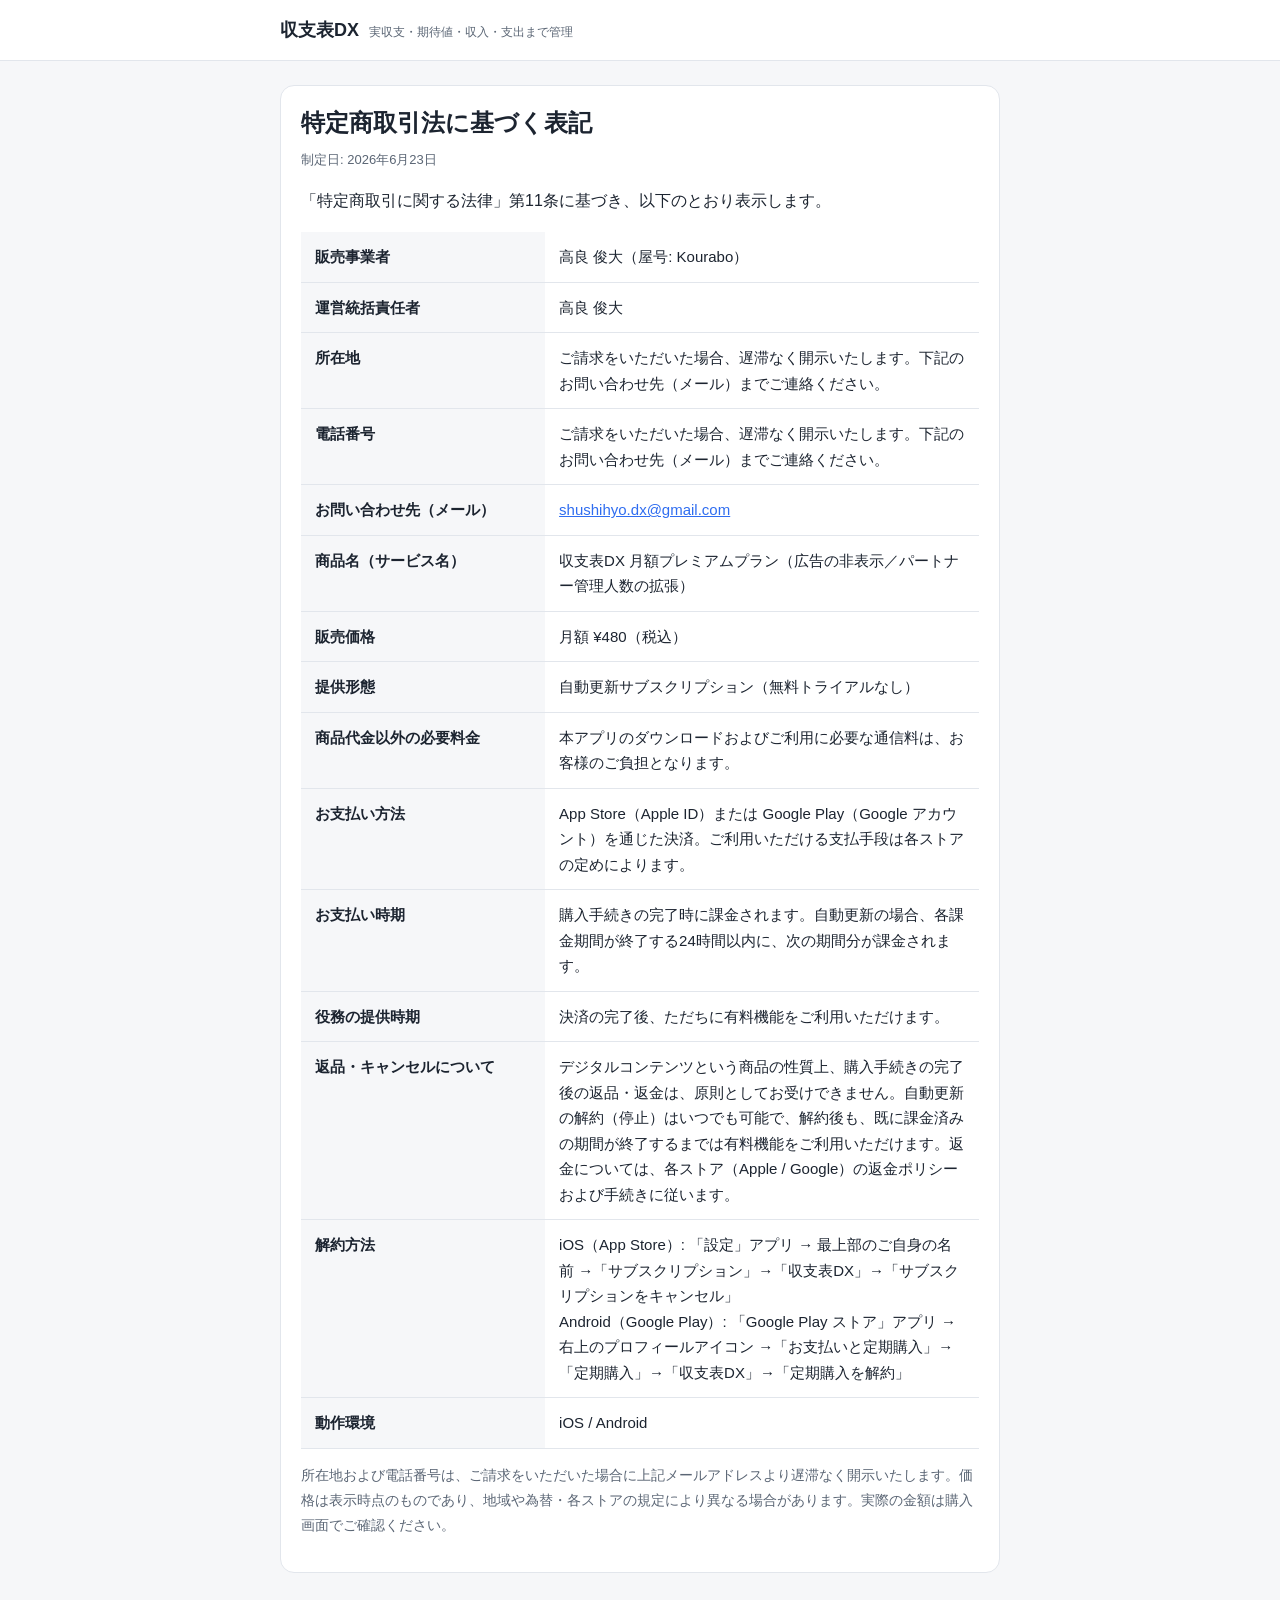
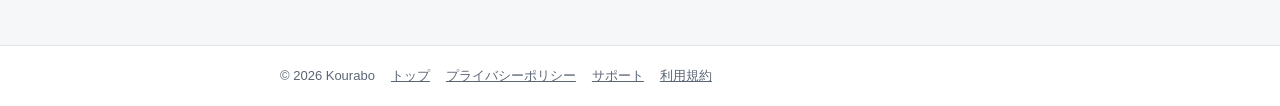
<file: tokushoho.html>
<!DOCTYPE html>
<html lang="ja">
<head>
  <meta charset="UTF-8">
  <meta name="viewport" content="width=device-width, initial-scale=1">
  <title>特定商取引法に基づく表記｜収支表DX</title>
  <meta name="description" content="収支表DX の特定商取引法に基づく表記。販売事業者・販売価格・お支払い方法・解約方法・返品などについて。">
  <link rel="stylesheet" href="style.css">
  <style>
    .legal-table {
      width: 100%;
      border-collapse: collapse;
      margin: 8px 0 4px;
    }
    .legal-table th,
    .legal-table td {
      text-align: left;
      vertical-align: top;
      padding: 12px 14px;
      border-bottom: 1px solid var(--border);
      font-size: 15px;
      line-height: 1.7;
    }
    .legal-table th {
      width: 36%;
      white-space: nowrap;
      font-weight: 600;
      color: var(--text);
      background: var(--bg);
    }
    .legal-table td { color: var(--text); }
    .ph { color: var(--muted); }
    @media (max-width: 520px) {
      .legal-table th,
      .legal-table td {
        display: block;
        width: auto;
        white-space: normal;
      }
      .legal-table th {
        border-bottom: none;
        padding-bottom: 2px;
        background: transparent;
      }
      .legal-table td { padding-top: 0; padding-bottom: 14px; }
    }
  </style>
</head>
<body>
  <header class="site-header">
    <div class="inner">
      <a class="brand" href="index.html">収支表DX</a>
      <span class="tagline">実収支・期待値・収入・支出まで管理</span>
    </div>
  </header>

  <main>
    <div class="card">
      <h1>特定商取引法に基づく表記</h1>
      <p class="meta">制定日: 2026年6月23日</p>
      <p>「特定商取引に関する法律」第11条に基づき、以下のとおり表示します。</p>

      <table class="legal-table">
        <tbody>
          <tr>
            <th>販売事業者</th>
            <td>高良 俊大（屋号: Kourabo）</td>
          </tr>
          <tr>
            <th>運営統括責任者</th>
            <td>高良 俊大</td>
          </tr>
          <tr>
            <th>所在地</th>
            <td>ご請求をいただいた場合、遅滞なく開示いたします。下記のお問い合わせ先（メール）までご連絡ください。</td>
          </tr>
          <tr>
            <th>電話番号</th>
            <td>ご請求をいただいた場合、遅滞なく開示いたします。下記のお問い合わせ先（メール）までご連絡ください。</td>
          </tr>
          <tr>
            <th>お問い合わせ先（メール）</th>
            <td><a href="mailto:shushihyo.dx@gmail.com">shushihyo.dx@gmail.com</a></td>
          </tr>
          <tr>
            <th>商品名（サービス名）</th>
            <td>収支表DX 月額プレミアムプラン（広告の非表示／パートナー管理人数の拡張）</td>
          </tr>
          <tr>
            <th>販売価格</th>
            <td>月額 ¥480（税込）</td>
          </tr>
          <tr>
            <th>提供形態</th>
            <td>自動更新サブスクリプション（無料トライアルなし）</td>
          </tr>
          <tr>
            <th>商品代金以外の必要料金</th>
            <td>本アプリのダウンロードおよびご利用に必要な通信料は、お客様のご負担となります。</td>
          </tr>
          <tr>
            <th>お支払い方法</th>
            <td>App Store（Apple ID）または Google Play（Google アカウント）を通じた決済。ご利用いただける支払手段は各ストアの定めによります。</td>
          </tr>
          <tr>
            <th>お支払い時期</th>
            <td>購入手続きの完了時に課金されます。自動更新の場合、各課金期間が終了する24時間以内に、次の期間分が課金されます。</td>
          </tr>
          <tr>
            <th>役務の提供時期</th>
            <td>決済の完了後、ただちに有料機能をご利用いただけます。</td>
          </tr>
          <tr>
            <th>返品・キャンセルについて</th>
            <td>デジタルコンテンツという商品の性質上、購入手続きの完了後の返品・返金は、原則としてお受けできません。自動更新の解約（停止）はいつでも可能で、解約後も、既に課金済みの期間が終了するまでは有料機能をご利用いただけます。返金については、各ストア（Apple / Google）の返金ポリシーおよび手続きに従います。</td>
          </tr>
          <tr>
            <th>解約方法</th>
            <td>
              iOS（App Store）: 「設定」アプリ → 最上部のご自身の名前 →「サブスクリプション」→「収支表DX」→「サブスクリプションをキャンセル」<br>
              Android（Google Play）: 「Google Play ストア」アプリ → 右上のプロフィールアイコン →「お支払いと定期購入」→「定期購入」→「収支表DX」→「定期購入を解約」
            </td>
          </tr>
          <tr>
            <th>動作環境</th>
            <td>iOS / Android</td>
          </tr>
        </tbody>
      </table>

      <p class="note">所在地および電話番号は、ご請求をいただいた場合に上記メールアドレスより遅滞なく開示いたします。価格は表示時点のものであり、地域や為替・各ストアの規定により異なる場合があります。実際の金額は購入画面でご確認ください。</p>
    </div>
  </main>

  <footer class="site-footer">
    <div class="inner">
      <span>© 2026 Kourabo</span>
      <a href="index.html">トップ</a>
      <a href="privacy.html">プライバシーポリシー</a>
      <a href="support.html">サポート</a>
      <a href="terms.html">利用規約</a>
    </div>
  </footer>
</body>
</html>
</file>
<file: style.css>
:root {
  --bg: #f6f7f9;
  --surface: #ffffff;
  --text: #1c2430;
  --muted: #5b6675;
  --border: #e2e6ec;
  --accent: #2f6df0;
  --maxw: 760px;
}

* { box-sizing: border-box; }

html { -webkit-text-size-adjust: 100%; }

body {
  margin: 0;
  background: var(--bg);
  color: var(--text);
  font-family: -apple-system, BlinkMacSystemFont, "Hiragino Sans",
    "Hiragino Kaku Gothic ProN", "Noto Sans JP", "Yu Gothic", Meiryo,
    sans-serif;
  line-height: 1.8;
  font-size: 16px;
  word-break: break-word;
}

a { color: var(--accent); }

.site-header {
  background: var(--surface);
  border-bottom: 1px solid var(--border);
}
.site-header .inner {
  max-width: var(--maxw);
  margin: 0 auto;
  padding: 14px 20px;
  display: flex;
  align-items: baseline;
  gap: 10px;
  flex-wrap: wrap;
}
.site-header .brand {
  font-weight: 700;
  font-size: 18px;
  text-decoration: none;
  color: var(--text);
}
.site-header .tagline {
  font-size: 12px;
  color: var(--muted);
}

main {
  max-width: var(--maxw);
  margin: 0 auto;
  padding: 24px 20px 56px;
}

.card {
  background: var(--surface);
  border: 1px solid var(--border);
  border-radius: 14px;
  padding: 20px;
  margin-bottom: 16px;
}

h1 { font-size: 24px; line-height: 1.4; margin: 0 0 8px; }
h2 {
  font-size: 18px;
  margin: 28px 0 8px;
  padding-top: 8px;
}
h2:first-child { margin-top: 0; }

.meta { color: var(--muted); font-size: 13px; margin: 0 0 4px; }

ul { padding-left: 1.25em; margin: 8px 0; }
li { margin: 4px 0; }

.note { color: var(--muted); font-size: 14px; }

.btnrow { display: flex; flex-wrap: wrap; gap: 10px; margin-top: 8px; }
.btn {
  display: inline-block;
  background: var(--accent);
  color: #fff;
  text-decoration: none;
  padding: 10px 18px;
  border-radius: 10px;
  font-weight: 600;
}
.btn.secondary {
  background: transparent;
  color: var(--accent);
  border: 1px solid var(--accent);
}

.site-footer {
  border-top: 1px solid var(--border);
  background: var(--surface);
}
.site-footer .inner {
  max-width: var(--maxw);
  margin: 0 auto;
  padding: 18px 20px;
  font-size: 13px;
  color: var(--muted);
  display: flex;
  flex-wrap: wrap;
  gap: 6px 16px;
  align-items: center;
}
.site-footer a { color: var(--muted); }

@media (max-width: 480px) {
  body { font-size: 15px; }
  h1 { font-size: 21px; }
  .card { padding: 16px; }
}
</file>
